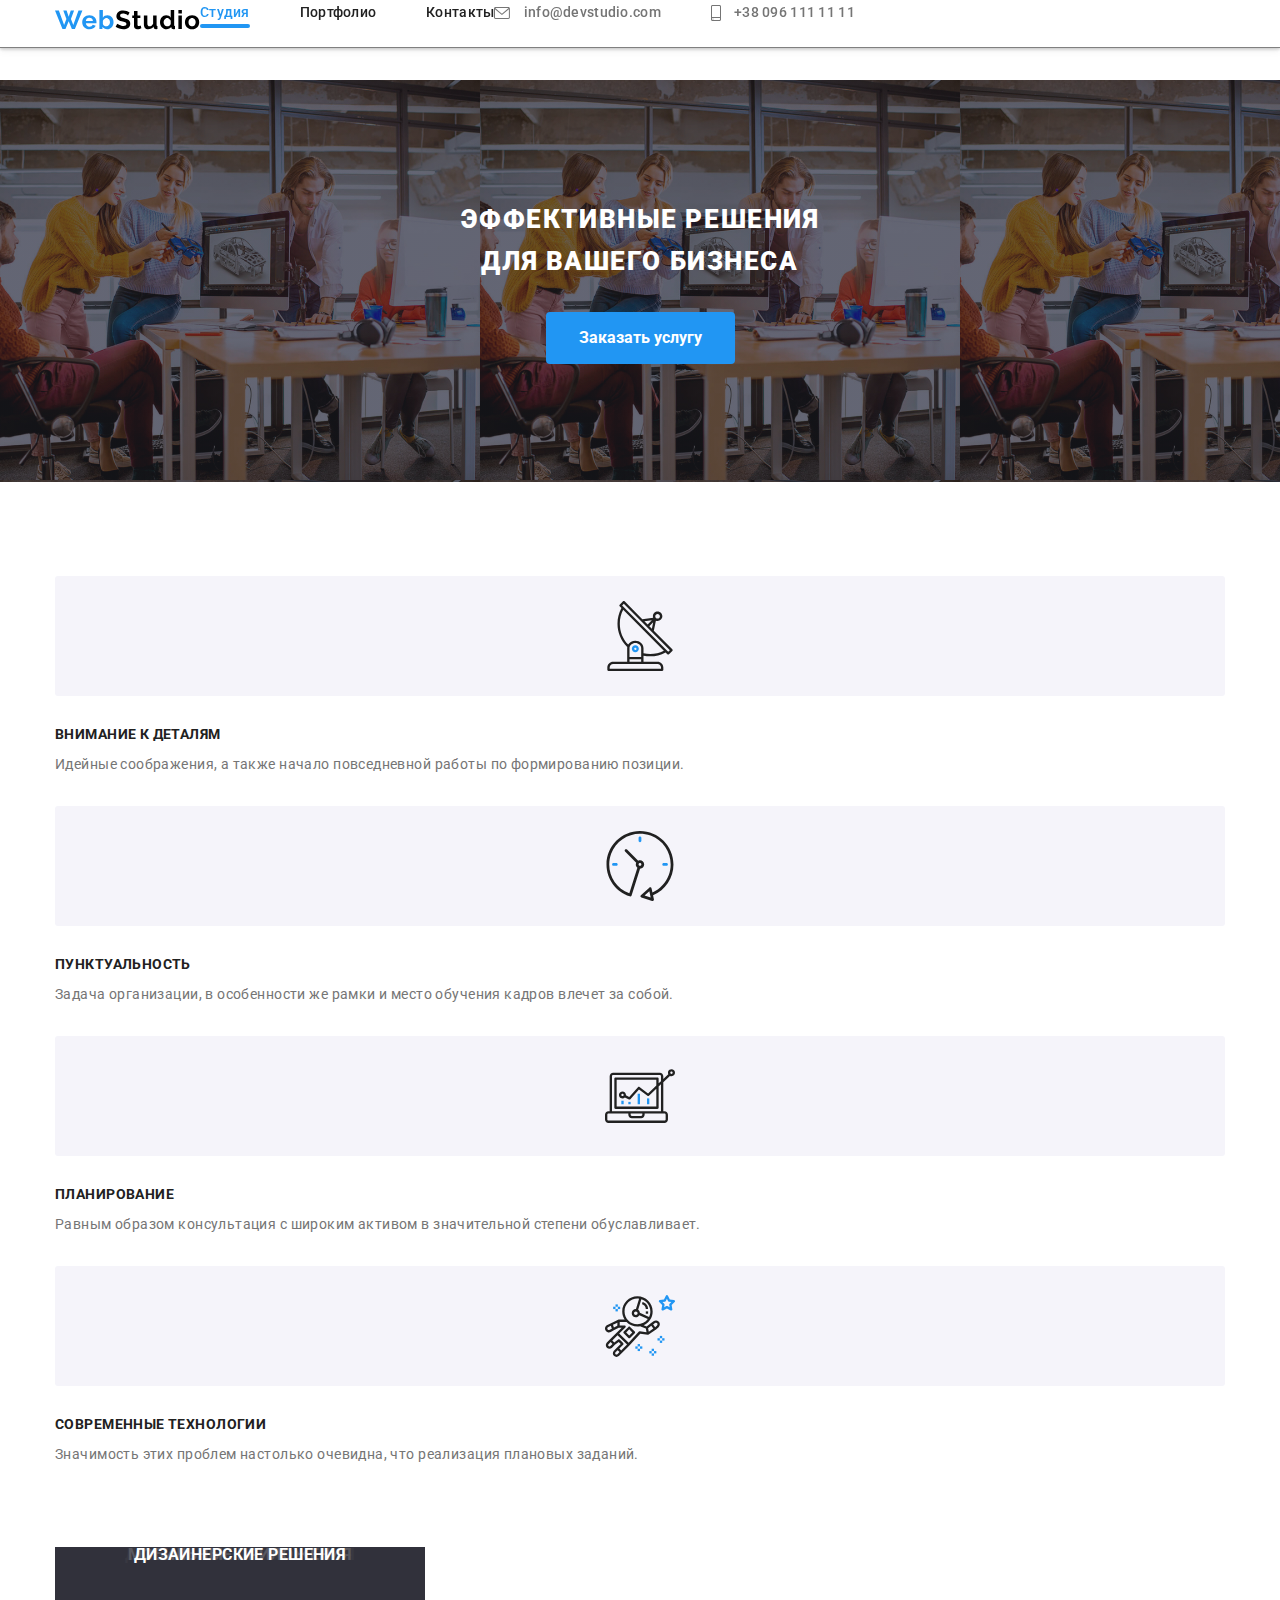
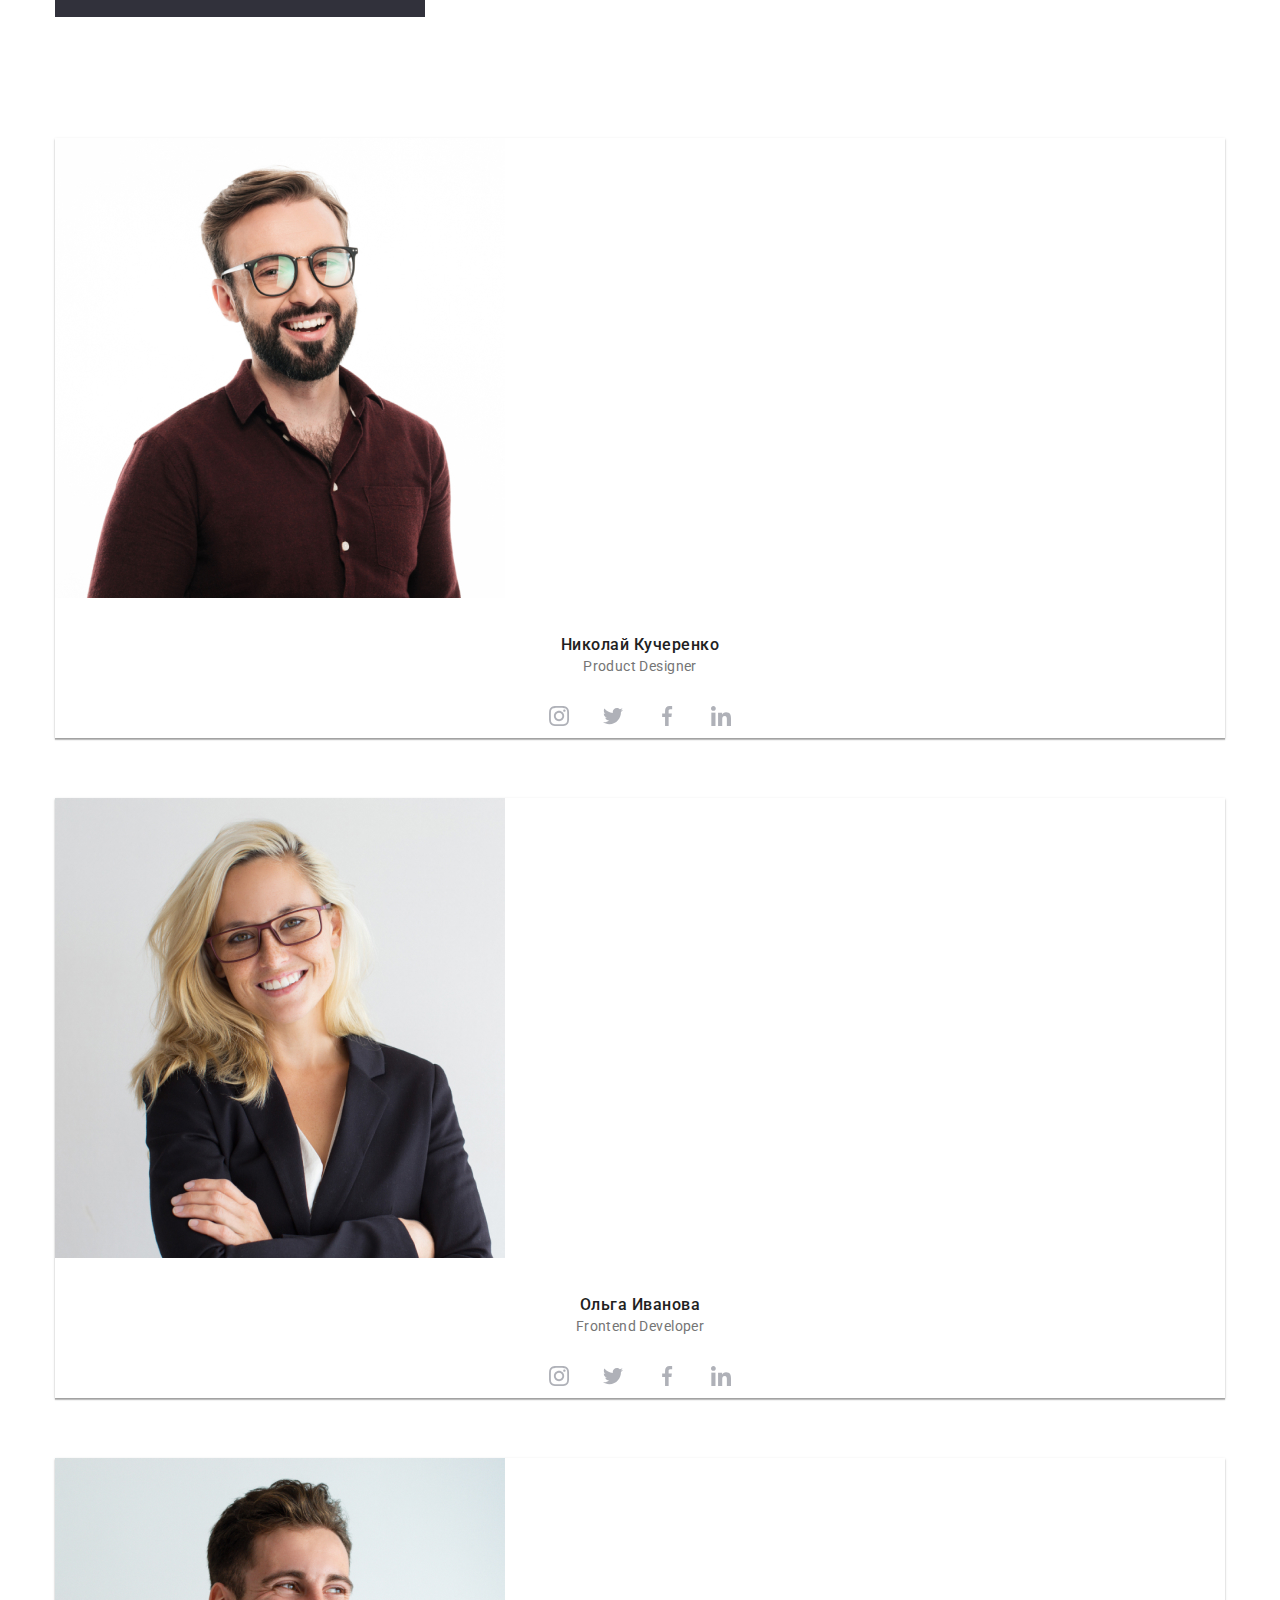
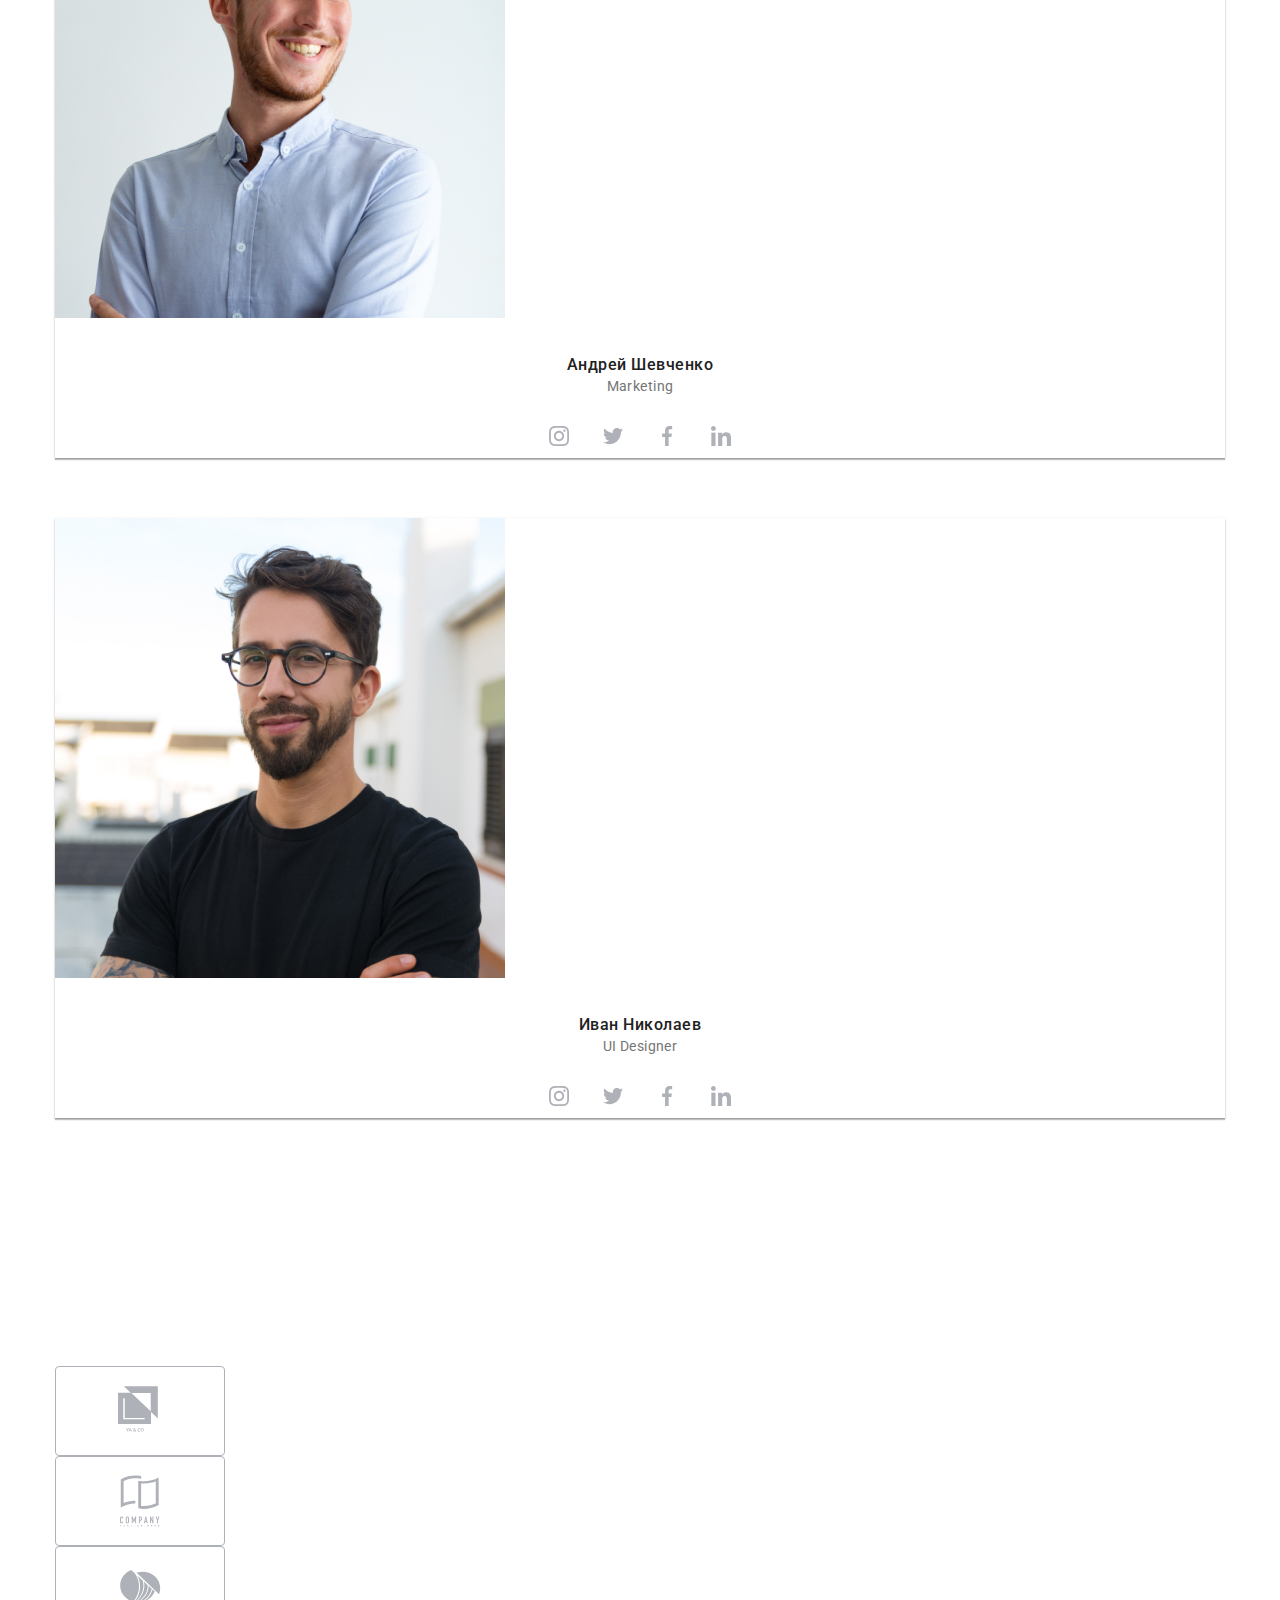
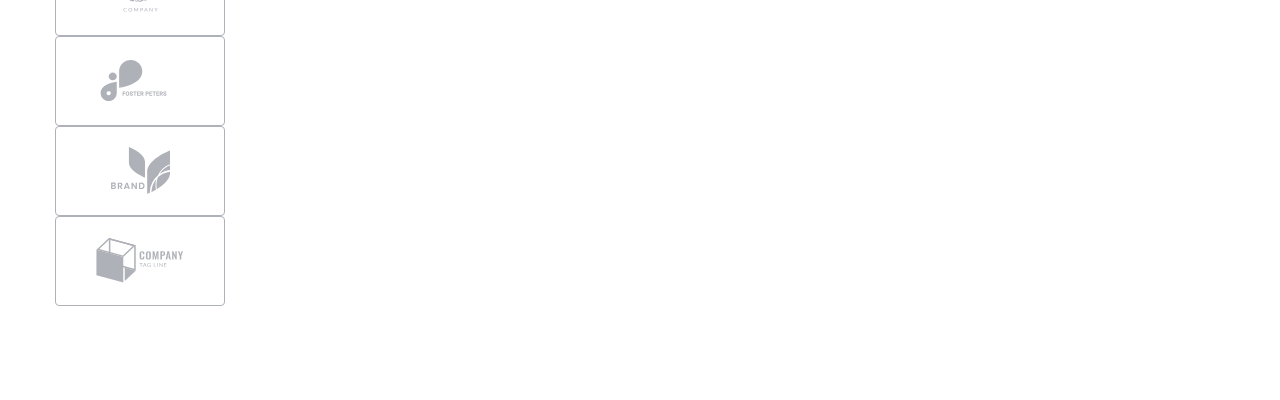
<file: index.html>
<!DOCTYPE html>
<html lang="ru">
<head>
    <meta charset="UTF-8" />
    <meta name="viewport" content="width=device-width, initial-scale=1.0" />
    <title>Document</title>
    <link href="https://fonts.googleapis.com/css2?family=Roboto:wght@400;500;700;900&display=swap" rel="stylesheet">
    <link rel="stylesheet" href="./css/main.min.css">
</head>

<body>

    <header class="header">
        <div class="container">
            <div class="burger-div">
            <a href="/"><img src="./images/WebStudio.svg" class="logo" alt="Логотип"></a>
            <button type="button" class="button-phone" data-menu-button aria-controls="burger-menu">
                <svg class="svg-burger" width="40" height="40">
                    <use class="burger" href="./images/sprite.svg#burger"></use>
                    <use class="close" href="./images/sprite.svg#close"></use>
                </svg>
            </button>
            </div>
            <nav class="main-nav burger-menu" data-menu id="burger-menu">
            <!-- <div class="burger-menu" data-menu id="burger-menu"> -->
                <ul class="list site-nav">
                    <li><a href="./index.html" class="link current">Студия</a></li>
                    <li><a href="./portfolio.html" class="link">Портфолио</a></li>
                    <li><a href="#contacts" class="link">Контакты</a></li>
                </ul>
                <ul class="list site-address">
                    <li><a href="mailto:info@devstudio.com" class="link-mail">
                        <svg class="mail-svg-n" width="16" height="12"><use href="./images/sprite.svg#envelope"></use></svg> info@devstudio.com</a></li>
                    <li><a href="tel:+380961111111" class="link-tel">
                        <svg class="phone-svg-n"  width="10" height="16"><use href="./images/sprite.svg#smartphone"></use></svg> +38 096 111 11 11</a></li>
                </ul>
            <!-- </div> -->
            </nav>
        </div>
    </header>
    <main>     
        <section class="hero">
            <div class="container hero-con">
                <h1 class="hero-title">Эффективные решения<br> для вашего бизнеса</h1>
                <button class="button primary" href="" data-modal-open>Заказать услугу</button>
            </div>
        </section>
        <section class="functions-section section">
            <div class="container">
            <h2 hidden>Функции</h2>
            <ul class="list function-list">
                <li class="fnc-list">
                    <div>
                         <svg class="function-img" width="70" height="70"><use href="./images/sprite.svg#antenna" ></use></svg>
                    </div>
                    <h3 class="section-function">Внимание к деталям</h3>
                    <p class="function-items">Идейные соображения, а также начало повседневной работы по формированию позиции.</p>
                </li>
                <li class="fnc-list">
                    <div>
                         <svg class="function-img" width="70" height="70"><use href="./images/sprite.svg#clock" ></use></svg>
                    </div>
                    <h3 class="section-function">Пунктуальность</h3>
                    <p class="function-items">Задача организации, в особенности же рамки и место обучения кадров влечет за собой.</p>
                </li>
                <li class="fnc-list">
                    <div>
                         <svg class="function-img" width="70" height="70"><use href="./images/sprite.svg#diagram" ></use></svg>
                    </div>
                    <h3 class="section-function">Планирование</h3>
                    <p class="function-items">Равным образом консультация с широким активом в значительной степени обуславливает.</p>
                </li>
                <li class="fnc-list">
                    <div>
                         <svg class="function-img" width="70" height="70"><use href="./images/sprite.svg#astronaut" ></use></svg>
                    </div>    
                    <h3 class="section-function">Современные технологии</h3>
                    <p class="function-items">Значимость этих проблем настолько очевидна, что реализация плановых заданий.</p>
                </li>
            </ul>
            </div>
        </section>
        <section class="whatwedo-section section">
        <div class="container">
            <h2 class="section-title">Чем мы занимаемся</h2>
            <ul class="list function-list">
                <li class="work-li">
                    <div class="overlay-whatwedo">
                    <h3 class="whatwedo">Десктопные приложения</h3>
                    </div>
                    <img src="./images/img(1).jpg" alt="" width="370">
                </li>
                <li class="work-li">
                    <div class="overlay-whatwedo">
                    <h3 class="whatwedo">Мобильные приложения</h3>
                    </div>
                    <img src="./images/img(2).jpg" alt="" width="370">
                </li>
                <li class="work-li">
                    <div class="overlay-whatwedo">
                    <h3 class="whatwedo">Дизайнерские решения</h3>
                    </div>
                    <img src="./images/img(3).jpg" alt="" width="370">
                </li>
            </ul>
        </div>
        </section>
        <section class="team-section section">
        <div class="container">
            <h2 class="section-title">Наша команда</h2>
            <ul class="list function-list">
                <li class="fnc-li">
                    <img src="./images/img11.jpg" alt="">
                    <h3 class="section-item">Николай Кучеренко</h3>
                    <p>Product Designer</p>
                    <ul class="social-list">
                        <li class="social-element"><a href="https://www.instagram.com/?hl=ru" target="_blank" class="social-link">
                            <svg class="svg-team">
                                <use href="./images/sprite.svg#instagram"></use>
                            </svg></a></li>
                        <li class="social-element"><a href="https://twitter.com/explore" target="_blank" class="social-link">
                            <svg class="svg-team">
                                <use href="./images/sprite.svg#twitter"></use>
                            </svg></a></li>
                        <li class="social-element"><a href="https://www.facebook.com/campaign/landing.php?campaign_id=1600506868&extra_1=s%7Cc%7C303839676198%7Ce%7Cfacebook%7C&placement=&creative=303839676198&keyword=facebook&partner_id=googlesem&extra_2=campaignid%3D1600506868%26adgroupid%3D60825658456%26matchtype%3De%26network%3Dg%26source%3Dnotmobile%26search_or_content%3Ds%26device%3Dc%26devicemodel%3D%26adposition%3D%26target%3D%26targetid%3Dkwd-541132862%26loc_physical_ms%3D9061020%26loc_interest_ms%3D%26feeditemid%3D%26param1%3D%26param2%3D&gclid=CjwKCAjwjLD4BRAiEiwAg5NBFtguiMSLvXgGRlx7NWDnHO7qBOjqMM1xP7AW2_6qaOmT_vZ8aqdPcxoCaqUQAvD_BwE" target="_blank" class="social-link">
                            <svg class="svg-team">
                                <use href="./images/sprite.svg#facebook"></use></svg></a></li>
                        <li class="social-element"><a href="" target="_blank" class="social-link">
                            <svg class="svg-team">
                                <use href="./images/sprite.svg#linkedin"></use></svg>
                        </a></li>
                    </ul>
                </li>
                <li class="fnc-li">
                    <img src="./images/img22.jpg" alt="">
                    <h3 class="section-item">Ольга Иванова</h3>
                    <p>Frontend Developer</p>
                    <ul class="social-list">
                        <li class="social-element">
                            <a href="https://www.instagram.com/?hl=ru" target="_blank" class="social-link">
                                <svg class="svg-team">
                                    <use href="./images/sprite.svg#instagram"></use>
                                </svg>
                            </a>
                        </li>
                        <li class="social-element">
                            <a href="https://twitter.com/explore" target="_blank" class="social-link">
                            <svg class="svg-team">
                            <use href="./images/sprite.svg#twitter"></use>
                        </svg></a></li>
                        <li class="social-element"><a href="https://www.facebook.com/campaign/landing.php?campaign_id=1600506868&extra_1=s%7Cc%7C303839676198%7Ce%7Cfacebook%7C&placement=&creative=303839676198&keyword=facebook&partner_id=googlesem&extra_2=campaignid%3D1600506868%26adgroupid%3D60825658456%26matchtype%3De%26network%3Dg%26source%3Dnotmobile%26search_or_content%3Ds%26device%3Dc%26devicemodel%3D%26adposition%3D%26target%3D%26targetid%3Dkwd-541132862%26loc_physical_ms%3D9061020%26loc_interest_ms%3D%26feeditemid%3D%26param1%3D%26param2%3D&gclid=CjwKCAjwjLD4BRAiEiwAg5NBFtguiMSLvXgGRlx7NWDnHO7qBOjqMM1xP7AW2_6qaOmT_vZ8aqdPcxoCaqUQAvD_BwE" target="_blank" class="social-link">
                            <svg class="svg-team">
                            <use href="./images/sprite.svg#facebook"></use></svg></a></li>
                        <li class="social-element"><a href="" target="_blank" class="social-link"><svg class="svg-team">
                            <use href="./images/sprite.svg#linkedin"></use></svg></a></li>
                    </ul>
                </li>
                <li class="fnc-li">
                    <img src="./images/img33.jpg" alt="">
                    <h3 class="section-item">Андрей Шевченко</h3>
                    <p>Marketing</p>
                    <ul class="social-list">
                        <li class="social-element"><a href="https://www.instagram.com/?hl=ru" target="_blank" class="social-link"><svg class="svg-team">
                            <use href="./images/sprite.svg#instagram"></use>
                            </svg></a></li>
                        <li class="social-element"><a href="https://twitter.com/explore" target="_blank" class="social-link"><svg class="svg-team">
                            <use href="./images/sprite.svg#twitter"></use>
                            </svg></a></li>
                        <li class="social-element"><a href="https://www.facebook.com/campaign/landing.php?campaign_id=1600506868&extra_1=s%7Cc%7C303839676198%7Ce%7Cfacebook%7C&placement=&creative=303839676198&keyword=facebook&partner_id=googlesem&extra_2=campaignid%3D1600506868%26adgroupid%3D60825658456%26matchtype%3De%26network%3Dg%26source%3Dnotmobile%26search_or_content%3Ds%26device%3Dc%26devicemodel%3D%26adposition%3D%26target%3D%26targetid%3Dkwd-541132862%26loc_physical_ms%3D9061020%26loc_interest_ms%3D%26feeditemid%3D%26param1%3D%26param2%3D&gclid=CjwKCAjwjLD4BRAiEiwAg5NBFtguiMSLvXgGRlx7NWDnHO7qBOjqMM1xP7AW2_6qaOmT_vZ8aqdPcxoCaqUQAvD_BwE" target="_blank" class="social-link">
                            <svg class="svg-team">
                            <use href="./images/sprite.svg#facebook"></use></svg></a></li>
                        <li class="social-element"><a href="" target="_blank" class="social-link">
                            <svg class="svg-team">
                            <use href="./images/sprite.svg#linkedin"></use></svg>
                        </a></li>
                    </ul>
                </li>
                <li class="fnc-li">
                    <img src="./images/img44.jpg" alt="">
                    <h3 class="section-item">Иван Николаев</h3>
                    <p>UI Designer</p>
                    <ul class="social-list">
                        <li class="social-element"><a href="https://www.instagram.com/?hl=ru" target="_blank" class="social-link">
                            <svg class="svg-team">
                            <use href="./images/sprite.svg#instagram"></use></svg></a></li>
                        <li class="social-element"><a href="https://twitter.com/explore" target="_blank" class="social-link">
                            <svg class="svg-team">
                            <use href="./images/sprite.svg#twitter"></use></svg></a></li>
                        <li class="social-element"><a href="https://www.facebook.com/campaign/landing.php?campaign_id=1600506868&extra_1=s%7Cc%7C303839676198%7Ce%7Cfacebook%7C&placement=&creative=303839676198&keyword=facebook&partner_id=googlesem&extra_2=campaignid%3D1600506868%26adgroupid%3D60825658456%26matchtype%3De%26network%3Dg%26source%3Dnotmobile%26search_or_content%3Ds%26device%3Dc%26devicemodel%3D%26adposition%3D%26target%3D%26targetid%3Dkwd-541132862%26loc_physical_ms%3D9061020%26loc_interest_ms%3D%26feeditemid%3D%26param1%3D%26param2%3D&gclid=CjwKCAjwjLD4BRAiEiwAg5NBFtguiMSLvXgGRlx7NWDnHO7qBOjqMM1xP7AW2_6qaOmT_vZ8aqdPcxoCaqUQAvD_BwE" target="_blank" class="social-link">
                            <svg class="svg-team">
                            <use href="./images/sprite.svg#facebook"></use></svg></a></li>
                        <li class="social-element"><a href="" target="_blank" class="social-link">
                            <svg class="svg-team">
                            <use href="./images/sprite.svg#linkedin"></use></svg>
                        </a></li>
                    </ul>
                </li>
            </ul>
        </div>
        </section>
        <section class="clients-section section">
        <div class="container">
            <h2 class="section-title">Постоянные клиенты</h2>
            <ul class="list client-list">
                <li class="client-li"><a href="" target="_blank" class="client-svg">
                    <svg class="svg-client" width="44" height="49">
                        <use href="./images/sprite.svg#icon"></use>
                    </svg></a></li>
                <li class="client-li"><a href="" target="_blank" class="client-svg">
                    <svg class="svg-client" width="40" height="52">
                        <use href="./images/sprite.svg#merge"></use>
                    </svg></a></li>
                <li class="client-li"><a href="" target="_blank" class="client-svg">
                    <svg class="svg-client" width="41" height="42">
                        <use href="./images/sprite.svg#company"></use>
                    </svg></a></li>
                <li class="client-li"><a href="" target="_blank" class="client-svg">
                    <svg class="svg-client" width="80" height="42">
                        <use href="./images/sprite.svg#foster"></use>
                    </svg></a></li>
                <li class="client-li"><a href="" target="_blank" class="client-svg">
                    <svg class="svg-client" width="59" height="47">
                        <use href="./images/sprite.svg#brand"></use>
                    </svg></a></li>
                <li class="client-li"><a href="" target="_blank" class="client-svg">
                    <svg class="svg-client" width="88" height="45">
                        <use href="./images/sprite.svg#tagline"></use>
                    </svg></a></li>
            </ul>
        </div>
        </section>
        
    </main>
    
        <!-- <footer id="contacts">
            <div class="container footer-container">
                <div class="foo-box">
                <address class="address">
                    <ul class="list">
                        <li><a href="/"><img src="./images/WebStudio2.svg" alt="Логотип"></a></li>
                        <li><p class="footerp">г. Киев, пр-т Леси Украинки, 26</p></li>      
                        <li><a href="mailto:info@devstudio.com" class="link-mail">info@devstudio.com</a></li>
                        <li><a href="tel:+380961111111" class="link-tel">+38 096 111 11 11</a></li>
                    </ul>
                </address>
            </div>
            <div class="foo-box">
                <h3 class="podpis">присоединяйтесь</h3>
                <ul class="join-list">
                    <li class="social-element"><a href="https://www.instagram.com/?hl=ru" target="_blank" class="social-link">
                        <svg class="svg-team">
                        <use href="./images/sprite.svg#instagram"></use></svg></a></li>
                    <li class="social-element"><a href="https://twitter.com/explore" target="_blank" class="social-link">
                        <svg class="svg-team">
                        <use href="./images/sprite.svg#twitter"></use></svg></a></li>
                    <li class="social-element"><a href="https://www.facebook.com/campaign/landing.php?campaign_id=1600506868&extra_1=s%7Cc%7C303839676198%7Ce%7Cfacebook%7C&placement=&creative=303839676198&keyword=facebook&partner_id=googlesem&extra_2=campaignid%3D1600506868%26adgroupid%3D60825658456%26matchtype%3De%26network%3Dg%26source%3Dnotmobile%26search_or_content%3Ds%26device%3Dc%26devicemodel%3D%26adposition%3D%26target%3D%26targetid%3Dkwd-541132862%26loc_physical_ms%3D9061020%26loc_interest_ms%3D%26feeditemid%3D%26param1%3D%26param2%3D&gclid=CjwKCAjwjLD4BRAiEiwAg5NBFtguiMSLvXgGRlx7NWDnHO7qBOjqMM1xP7AW2_6qaOmT_vZ8aqdPcxoCaqUQAvD_BwE" target="_blank" class="social-link">
                        <svg class="svg-team">
                        <use href="./images/sprite.svg#facebook"></use></svg></a></li>
                    <li class="social-element"><a href="" target="_blank" class="social-link">
                        <svg class="svg-team">
                        <use href="./images/sprite.svg#linkedin"></use></svg>
                    </a></li>
                </ul>
                </div>
                <div>
                    <div class="podpis-div">
                        <h3 class="podpis">Подпишитесь на рассылку</h3>
                        <form>
                            <label class="podpis-label" for=""></label>
                            <input class="podpis-input" type="email" name="" id="" placeholder="E-mail">
                            <button type="submit" class="podpisatsa">Подписатся <svg class="podpis-icon" width="24px" height="24px"><use href="./images/sprite.svg#podpisatsa"></use></svg></button>
                        </form>
                    </div>
                </div>
        </div>
    </footer> -->
    <div class="backdrop is-hidden" data-modal>
        <div class="modal">
            <div class="krestik-div">
            <button type="button" class="form-wraper-close" data-modal-close>
                <svg class="krestik-svg">
                    <use href="./images/sprite.svg#Krestik"></use>
                </svg>
            </button>
            </div>
            <h2 class="form-heading">Оставьте свои данные, мы вам перезвоним</h2>
            <form class="form js-speaker-form">
                <label class="label frm" for="name">Имя</label>
                <div class="form-field">
                    <svg class="svg-form name-svg" width="12" height="12"><use href="./images/sprite.svg#name"></use></svg>
                    <input class="input" type="text" name="user-name" id="name" autofocus>
                </div>

                <label class="label frm" for="tel">Телефон</label>
                <div class="form-field">
                    <svg class="svg-form phone-svg" width="13" height="13"><use href="./images/sprite.svg#phone"></use></svg>
                    <input class="input" type="tel" name="tel" id="tel">
                </div>

                <label class="label frm" for="mail">Почта</label>
                <div class="form-field">
                    <svg class="svg-form mail-svg" width="15" height="12"><use href="./images/sprite.svg#mail"></use></svg>
                    <input class="input" type="email" name="mail" id="mail">
                </div>

                <div class="form-field">
                    <label class="label" for="comment">Комментарий</label>
                    <textarea name="comment" placeholder="Введите текст" id="comment" rows="10"></textarea>
                </div>

                <div class="agreement">
                    <input type="checkbox" class="checkbox" name="" value="dogovor" id="dogovor">
                    <label for="dogovor">Соглашаюсь с рассылкой и принимаю <a href="" class="form-link">Условия договора</a></label>
                </div>

                <button type="submit" class="button-form">Отправить</button>
            </form>
        </div>
    </div>

   

    <!-- <script>
        (() => {
            document.querySelector("js-speaker-form").addEventListener("submit", e => {
                e.preventDefault();

                new FormData(e.currentTarget).forEach((value, name) =>
                   console.log("${name}: ${value}"),
                );
            });
        })();
    </script> -->

    <script src="./js/modal.js"></script>
    <script src="./js/menu.js"></script>
    <script src="./index.js"></script>
</body>

</html>
</file>
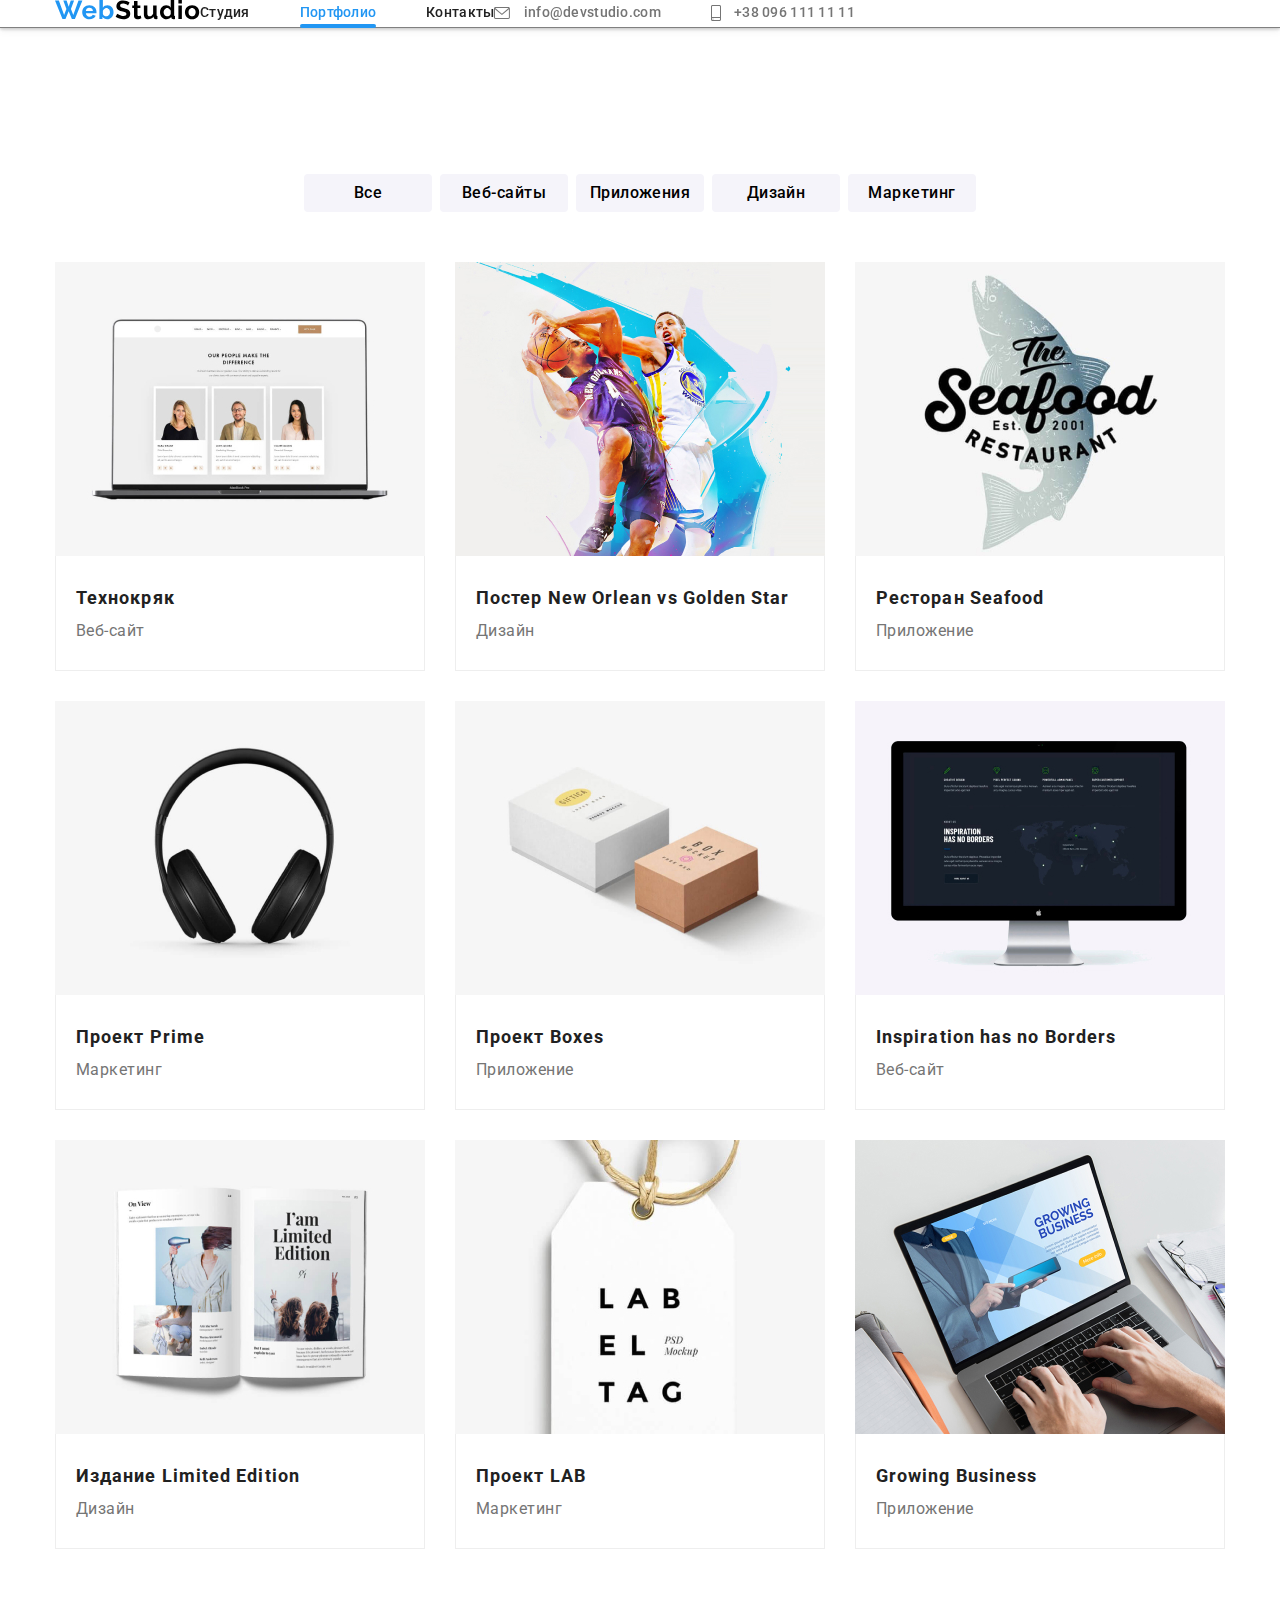
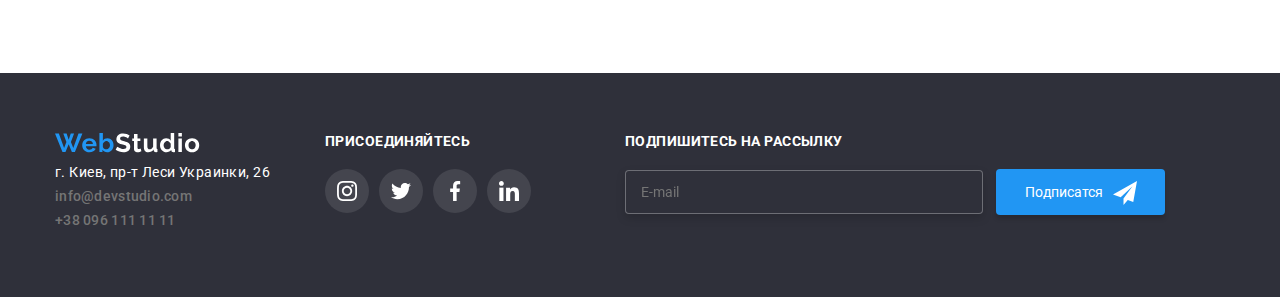
<file: portfolio.html>
<!DOCTYPE html>
<html lang="ru">
<head>
    <meta charset="UTF-8" />
    <meta name="viewport" content="width=device-width, initial-scale=1.0" />
    <title>Document</title>
    <link href="https://fonts.googleapis.com/css2?family=Roboto:wght@400;500;700;900&display=swap" rel="stylesheet">
    <link rel="stylesheet" href="./css/main.min.css">
</head>

<body>

    <header class="header">
        <div class="container">
        <nav class="main-nav">
            <a href="/"><img src="./images/WebStudio.svg" class="logo" alt="Логотип"></a>
            <ul class="list site-nav">
                <li><a href="./index.html" class="link">Студия</a></li>
                <li><a href="./portfolio.html" class="link current">Портфолио</a></li>
                <li><a href="#contacts" class="link">Контакты</a></li>
            </ul>
            <ul class="list site-address">
                <li><a href="mailto:info@devstudio.com" class="link-mail">
                    <svg class="mail-svg-n" width="16px" height="12px"><use href="./images/sprite.svg#envelope"></use></svg> info@devstudio.com</a></li>
                <li><a href="tel:+380961111111" class="link-tel">
                    <svg class="phone-svg-n"  width="10px" height="16px"><use href="./images/sprite.svg#smartphone"></use></svg> +38 096 111 11 11</a></li>
            </ul>
        </nav>
        </div>
    </header>

    <main>
        <section class="portfolio section">
        <div class="container">
            <h1 hidden>Наши работы</h1>
            <ul class="list btn-list">
                <li><button type="button" class="button-pf">Все</button></li>
                <li><button type="button" class="button-pf">Веб-сайты</button></li>
                <li><button type="button" class="button-pf">Приложения</button></li>
                <li><button type="button" class="button-pf">Дизайн</button></li>
                <li><button type="button" class="button-pf">Маркетинг</button></li>
            </ul>
            <ul class="list flex-container">
                <li class="flex-element">
                    <a href="" class="link-pf">
                <div class="img-wrap">
                    <img src="./images/tehnokrk.jpg" alt="" class="img-pf">
                    <div class="overlay">
                        <p class="overlay-paragraph">Технокряк это современная площадка распространения коронавируса. Компании используют эту платформу для цифрового шпионажа и атак на защищённые сервера конкурентов.</p>
                    </div>
                </div>
                    <div class="pf-text">                   
                    <h2 class="heading">Технокряк</h2>
                    <p class="paragraph-pf">Веб-сайт</p>
                    </div>
                    </a>
                </li>
                <li class="flex-element">
                    <a href="" class="link-pf">
                <div class="img-wrap">
                    <img src="./images/neworlean.jpg" alt="" class="img-pf">
                    <div class="overlay">
                        <p class="overlay-paragraph">Технокряк это современная площадка распространения коронавируса. Компании используют эту платформу для цифрового шпионажа и атак на защищённые сервера конкурентов.</p>
                    </div>
                </div>
                    <div class="pf-text">
                    <h2 class="heading">Постер New Orlean vs Golden Star</h2>
                    <p class="paragraph-pf">Дизайн</p>
                    </div>
                   
                    </a>
                </li>
                <li class="flex-element">
                    <a href="" class="link-pf">
                <div class="img-wrap">
                    <img src="./images/seafood.jpg" alt="" class="img-pf">
                    <div class="overlay">
                        <p class="overlay-paragraph">Технокряк это современная площадка распространения коронавируса. Компании используют эту платформу для цифрового шпионажа и атак на защищённые сервера конкурентов.</p>
                    </div>
                    </div>    
                    <div class="pf-text">
                    <h2 class="heading">Ресторан Seafood</h2>
                    <p class="paragraph-pf">Приложение</p>
                    </div>
                    
                    </a>
                </li>
                <li class="flex-element">
                    <a href="" class="link-pf">
                <div class="img-wrap">
                    <img src="./images/prime.jpg" alt="" class="img-pf">
                    <div class="overlay">
                        <p class="overlay-paragraph">Технокряк это современная площадка распространения коронавируса. Компании используют эту платформу для цифрового шпионажа и атак на защищённые сервера конкурентов.</p>
                    </div>
                    </div>    
                    <div class="pf-text">
                    <h2 class="heading">Проект Prime</h2>
                    <p class="paragraph-pf">Маркетинг</p>
                    </div>
                    
                    </a>
                </li>
                <li class="flex-element">
                    <a href="" class="link-pf">
                <div class="img-wrap">
                    <img src="./images/boxes.jpg" alt="" class="img-pf">
                 <div class="overlay">
                            <p class="overlay-paragraph">Технокряк это современная площадка распространения коронавируса. Компании используют эту платформу для цифрового шпионажа и атак на защищённые сервера конкурентов.</p>
                    </div>
                </div>
                    <div class="pf-text">
                    <h2 class="heading">Проект Boxes</h2>
                    <p class="paragraph-pf">Приложение</p>
                    </div>
                   
                    </a>
                </li>
                <li class="flex-element">
                    <a href="" class="link-pf">
                <div class="img-wrap">
                    <img src="./images/inspiration.jpg" alt="" class="img-pf">
                 <div class="overlay">
                            <p class="overlay-paragraph">Технокряк это современная площадка распространения коронавируса. Компании используют эту платформу для цифрового шпионажа и атак на защищённые сервера конкурентов.</p>
                    </div>
                </div> 
                    <div class="pf-text">
                    <h2 class="heading">Inspiration has no Borders</h2>
                    <p class="paragraph-pf">Веб-сайт</p>
                    </div>
                   
                    </a>
                </li>
                <li class="flex-element">
                    <a href="" class="link-pf">
                <div class="img-wrap">
                    <img src="./images/LE.jpg" alt="" class="img-pf">
                    <div class="overlay">
                        <p class="overlay-paragraph">Технокряк это современная площадка распространения коронавируса. Компании используют эту платформу для цифрового шпионажа и атак на защищённые сервера конкурентов.</p>
                    </div>
                    </div>    
                    <div class="pf-text">
                    <h2 class="heading">Издание Limited Edition</h2>
                    <p class="paragraph-pf">Дизайн</p>
                    </div>
                    
                    </a>
                </li>
                <li class="flex-element">
                    <a href="" class="link-pf">
                <div class="img-wrap">
                    <img src="./images/lab.jpg" alt="" class="img-pf">
                    <div class="overlay">
                        <p class="overlay-paragraph">Технокряк это современная площадка распространения коронавируса. Компании используют эту платформу для цифрового шпионажа и атак на защищённые сервера конкурентов.</p>
                    </div>
                    </div>    
                    <div class="pf-text">
                    <h2 class="heading">Проект LAB</h2>
                    <p class="paragraph-pf">Маркетинг</p>
                    </div>
                    
                    </a>
                </li>
                <li class="flex-element">
                    <a href="" class="link-pf">
                <div class="img-wrap">
                    <img src="./images/business.jpg" alt="" class="img-pf">
                 <div class="overlay">
                            <p class="overlay-paragraph">Технокряк это современная площадка распространения коронавируса. Компании используют эту платформу для цифрового шпионажа и атак на защищённые сервера конкурентов.</p>
                    </div> 
                </div>
                    <div class="pf-text">
                    <h2 class="heading">Growing Business</h2>
                    <p class="paragraph-pf">Приложение</p>
                    </div>
                   
                    </a>
                </li>
            </ul>
        </div>
        </section>
    </main>
    <footer>
        <div class="container footer-container">
            <div class="foo-box">
            <address>
                <ul class="list">
                <li><a href="/"><img src="./images/WebStudio2.svg" alt="Логотип"></a></li>
                <li><p class="footerp">г. Киев, пр-т Леси Украинки, 26</p></li>
                <li><a href="mailto:info@devstudio.com" class="link-mail">info@devstudio.com</a></li>
                <li><a href="tel:+380961111111" class="link-tel">+38 096 111 11 11</a></li>
                </ul>
            </address>
            </div>
            <div class="foo-box">
                <h3 class="podpis">присоединяйтесь</h3>
            <ul class="join-list">
                <li class="social-element"><a href="https://www.instagram.com/?hl=ru" target="_blank" class="social-link">
                    <svg class="svg-team">
                    <use href="./images/sprite.svg#instagram"></use></svg></a></li>
                <li class="social-element"><a href="https://twitter.com/explore" target="_blank" class="social-link">
                    <svg class="svg-team">
                    <use href="./images/sprite.svg#twitter"></use></svg></a></li>
                <li class="social-element"><a href="https://www.facebook.com/campaign/landing.php?campaign_id=1600506868&extra_1=s%7Cc%7C303839676198%7Ce%7Cfacebook%7C&placement=&creative=303839676198&keyword=facebook&partner_id=googlesem&extra_2=campaignid%3D1600506868%26adgroupid%3D60825658456%26matchtype%3De%26network%3Dg%26source%3Dnotmobile%26search_or_content%3Ds%26device%3Dc%26devicemodel%3D%26adposition%3D%26target%3D%26targetid%3Dkwd-541132862%26loc_physical_ms%3D9061020%26loc_interest_ms%3D%26feeditemid%3D%26param1%3D%26param2%3D&gclid=CjwKCAjwjLD4BRAiEiwAg5NBFtguiMSLvXgGRlx7NWDnHO7qBOjqMM1xP7AW2_6qaOmT_vZ8aqdPcxoCaqUQAvD_BwE" target="_blank" class="social-link">
                    <svg class="svg-team">
                    <use href="./images/sprite.svg#facebook"></use></svg></a></li>
                <li class="social-element"><a href="" target="_blank" class="social-link">
                    <svg class="svg-team">
                    <use href="./images/sprite.svg#linkedin"></use></svg>
                </a></li>
            </ul>
            </div>
            <div class="podpis-div">
                <h3 class="podpis">Подпишитесь на рассылку</h3>
                <form>
                    <label class="podpis-label" for=""></label>
                    <input class="podpis-input" type="email" name="" id="" placeholder="E-mail">
                    <button type="submit" class="podpisatsa">Подписатся <svg class="podpis-icon" width="24px" height="24px"><use href="./images/sprite.svg#podpisatsa"></use></svg></button>
                </form>
            </div>
        </div>
    </footer>
    <script src="./js/menu.js"></script>
</body>

</html>
</file>
<file: css/main.min.css>
/*! normalize.css v8.0.1 | MIT License | github.com/necolas/normalize.css */html{line-height:1.15;-webkit-text-size-adjust:100%}body{margin:0}main{display:block}h1{font-size:2em;margin:0.67em 0}hr{box-sizing:content-box;height:0;overflow:visible}pre{font-family:monospace, monospace;font-size:1em}a{background-color:transparent}abbr[title]{border-bottom:none;text-decoration:underline;text-decoration:underline dotted}b,strong{font-weight:bolder}code,kbd,samp{font-family:monospace, monospace;font-size:1em}small{font-size:80%}sub,sup{font-size:75%;line-height:0;position:relative;vertical-align:baseline}sub{bottom:-0.25em}sup{top:-0.5em}img{border-style:none}button,input,optgroup,select,textarea{font-family:inherit;font-size:100%;line-height:1.15;margin:0}button,input{overflow:visible}button,select{text-transform:none}button,[type="button"],[type="reset"],[type="submit"]{-webkit-appearance:button}button::-moz-focus-inner,[type="button"]::-moz-focus-inner,[type="reset"]::-moz-focus-inner,[type="submit"]::-moz-focus-inner{border-style:none;padding:0}button:-moz-focusring,[type="button"]:-moz-focusring,[type="reset"]:-moz-focusring,[type="submit"]:-moz-focusring{outline:1px dotted ButtonText}fieldset{padding:0.35em 0.75em 0.625em}legend{box-sizing:border-box;color:inherit;display:table;max-width:100%;padding:0;white-space:normal}progress{vertical-align:baseline}textarea{overflow:auto}[type="checkbox"],[type="radio"]{box-sizing:border-box;padding:0}[type="number"]::-webkit-inner-spin-button,[type="number"]::-webkit-outer-spin-button{height:auto}[type="search"]{-webkit-appearance:textfield;outline-offset:-2px}[type="search"]::-webkit-search-decoration{-webkit-appearance:none}::-webkit-file-upload-button{-webkit-appearance:button;font:inherit}details{display:block}summary{display:list-item}template{display:none}[hidden]{display:none}html{box-sizing:border-box}*,*::before,*::after{box-sizing:inherit}h1,h2,h3,p{margin:0}body{background-color:#fff;color:#757575;font-family:"Roboto", sans-serif;font-size:14px;line-height:24px;letter-spacing:0.03em;margin:0;padding-top:80px}ul{list-style:none;margin:0;padding:0}.section{padding-top:94px;padding-bottom:94px}.section-title{margin-bottom:50px;margin-top:0;font-family:Roboto;font-weight:bold;font-size:36px;line-height:42px;text-align:center;letter-spacing:0.03em;color:#212121}.container{width:480px;padding-left:15px;padding-right:15px;margin-left:auto;margin-right:auto}@media screen and (min-width: 768px){.container{width:768px;padding-left:15px;padding-right:15px;margin-left:auto;margin-right:auto}}@media screen and (min-width: 1200px){.container{width:1200px;padding-left:15px;padding-right:15px;margin-left:auto;margin-right:auto}}.header{display:flex;align-items:center;position:fixed;width:100%;top:0;left:0;background-color:#fff;border-bottom:1px solid #EEEEEE;z-index:1;border-bottom:1px solid grey;box-shadow:0px 4px 8px rgba(0,0,0,0.04),0px 2px 4px rgba(0,0,0,0.08),0px 1px 3px rgba(0,0,0,0.16)}.link-mail,.link-tel{position:relative;font-family:'Roboto';font-style:normal;font-weight:500;font-size:14px;line-height:16px;letter-spacing:0.02em;text-decoration:none;transition:250ms cubic-bezier(0.4, 0, 0.2, 1);color:#757575}.link-mail:hover,.link-mail:focus,.link-tel:hover,.link-tel:focus{color:#2196F3}.site-nav{display:flex;margin-left:93px}.site-nav li{margin-right:50px}.site-nav li:last-child{margin-right:0}.site-address{display:flex;margin-left:auto}.site-address li:not(:last-child){margin-right:50px}.site-nav li .current{position:relative}.site-nav li .current::after{position:absolute;content:"";width:100%;height:4px;background-color:#2196F3;top:20px;left:0;border-radius:2px}.mail-svg-n,.phone-svg-n{fill:currentColor;margin-right:10px;vertical-align:middle}.site-nav .link{color:#212121;text-decoration:none;font-family:Roboto;font-style:normal;font-weight:500;font-size:14px;line-height:16px;letter-spacing:0.02em;transition:250ms cubic-bezier(0.4, 0, 0.2, 1)}.site-nav .link:hover,.site-nav .link:focus{color:#2196F3}.site-nav .link.current{color:#2196F3}.burger-div{align-items:center;display:flex;flex-flow:row;justify-content:space-between;padding:10px 0}@media screen and (max-width: 767px){.button-phone{margin-left:248px;outline:none}.burger-menu{display:none}.burger-menu.is-open{display:flex;padding:60px 0;flex-flow:column;align-items:center}.button-phone.is-open .burger{display:none}.button-phone .burger{display:block}.button-phone.is-open .close{display:block}.button-phone .close{display:none}.site-nav,.site-address{display:block;text-align:center;margin-left:0}.site-nav,.site-address li:not(:last-child),.site-nav li{margin-right:0;margin-left:0}.site-nav li{margin-bottom:40px}.mail-svg-n{margin-top:20px;margin-bottom:16px}}@media screen and (min-width: 768px){.button-phone{display:none}.header .container,.main-nav{display:flex;flex-flow:row}.burger-div{display:block}.site-nav{margin:0}}.hero{text-align:center;padding-bottom:118px;padding-top:118px;background-image:linear-gradient(rgba(47,48,58,0.4), rgba(47,48,58,0.4)),url(../images/hero.jpg)}.hero-title{font-family:Roboto;font-style:normal;font-weight:900;font-size:26px;line-height:42px;text-align:center;letter-spacing:0.06em;text-transform:uppercase;margin-bottom:30px;color:#FFFFFF}.button.primary{display:inline-block;color:#fff;background-color:#2196F3;border-color:transparent;font-weight:700;font-size:16px;line-height:1.87;padding:10px 32px;text-decoration:none;border-radius:4px}.button{background-color:#2196F3;color:#fff;font-size:24px;padding:10px 32px;display:inline-block;border:1px solid transparent;transition:250ms cubic-bezier(0.4, 0, 0.2, 1)}button{border:none}.function-list{display:block}.fnc-li{box-shadow:0px 1px 3px rgba(0,0,0,0.12),0px 1px 1px rgba(0,0,0,0.14),0px 2px 1px rgba(0,0,0,0.2)}.function-list .fnc-list{width:100%;margin-bottom:30px}.function-list .fnc-list:not(:last-child){margin-right:30px}.section-function{font-family:Roboto;font-weight:bold;font-size:14px;line-height:16px;letter-spacing:0.03em;text-transform:uppercase;margin-top:0;margin-bottom:10px;color:#212121}.function-items{margin-top:0;margin-bottom:0}.fnc-list div{justify-content:center;align-items:center;width:100%;height:120px;background:#F5F4FA;display:flex;border-radius:3px;margin-bottom:30px}.whatwedo-section{display:none}@media screen and (min-width: 1200px){.overlay-whatwedo{display:block;position:absolute;bottom:0;width:100%;height:70px;background-color:rgba(47,48,58,0.8)}.whatwedo-section{display:block;text-align:center;padding-top:27px;padding-bottom:27px;font-family:Roboto;font-style:normal;font-weight:bold;font-size:14px;line-height:16px;text-align:center;letter-spacing:0.03em;text-transform:uppercase;color:#FFFFFF}.work-li{position:relative;width:370px}.work-li:not(:last-child){margin-right:30px}.work-li img{display:none;max-width:100%;height:auto}.whatwedo-section{text-transform:uppercase;margin:0}.section-title{display:none}}.section-item{font-family:Roboto;font-weight:500;font-size:16px;line-height:19px;letter-spacing:0.03em;padding-top:30px;color:#212121}.link-team{text-decoration:none}.social-element a{background:rgba(255,255,255,0.1);transition:250ms cubic-bezier(0.4, 0, 0.2, 1)}.social-list{display:flex;justify-content:center;margin-bottom:24px}.social-list .social-element:not(:last-child){margin-right:10px}.social-link{border-radius:50%;width:44px;height:44px;display:flex;justify-content:center;align-items:center;transition:250ms cubic-bezier(0.4, 0, 0.2, 1)}.social-link:hover{background-color:#2196F3}.social-link:hover .svg-team{fill:#FFFFFF}.svg-team{fill:#AFB1B8;width:20px;height:20px;transition:250ms cubic-bezier(0.4, 0, 0.2, 1)}.fnc-li h3,.fnc-li p{text-align:center}.fnc-li p{margin-bottom:16px}.fnc-li{margin-bottom:60px}.client-list{display:block;justify-content:space-between}.client-svg{width:170px;height:90px;display:flex;justify-content:center;align-items:center;border:1px solid #AFB1B8;border-radius:4px;transition:250ms cubic-bezier(0.4, 0, 0.2, 1)}.client-list .client-svg:hover,.client-list .client-svg:focus{border:1px solid #2196F3}.svg-client{fill:#AFB1B8;transition:250ms cubic-bezier(0.4, 0, 0.2, 1)}.client-svg:hover .svg-client{fill:#2196F3}footer{padding-top:60px;padding-bottom:60px;background:#2F303A}.footerp{font-family:Roboto;font-style:normal;font-weight:normal;font-size:14px;line-height:24px;letter-spacing:0.03em;color:#FFFFFF}.foo-box h3{color:#FFFFFF}.footer-container{display:flex}.foo-box{width:270px}.podpisatsa{padding-top:15px;padding-bottom:15px;padding-right:62px;padding-left:29px;margin-left:10px;background:#2196F3;box-shadow:0px 4px 4px rgba(0,0,0,0.15);border-radius:4px;color:#FFFFFF;position:relative}.podpis-icon{position:absolute;top:12px;right:28px}.podpis{font-family:Roboto;font-style:normal;font-weight:bold;font-size:14px;line-height:16px;letter-spacing:0.03em;text-transform:uppercase;margin-bottom:20px;color:#FFFFFF}.podpis-input{padding-top:13px;padding-bottom:13px;padding-left:15px;width:358px;background:#2F303A;color:#FFFFFF;outline:none;border:1px solid rgba(255,255,255,0.3);box-sizing:border-box;filter:drop-shadow(0px 4px 4px rgba(0,0,0,0.15));border-radius:4px}.podpis-div{margin-right:12px;margin-left:30px}.link-mail,.link-tel{position:relative;font-family:'Roboto';font-style:normal;font-weight:500;font-size:14px;line-height:16px;letter-spacing:0.02em;text-decoration:none;transition:250ms cubic-bezier(0.4, 0, 0.2, 1);color:#757575}.link-mail:hover,.link-mail:focus,.link-tel:hover,.link-tel:focus{color:#2196F3}.join-list .social-element:not(:last-child){margin-right:10px}.join-list .svg-team{fill:#FFFFFF}.join-list{display:flex;margin-bottom:24px}.backdrop{position:fixed;top:0;left:0;width:100%;height:100%;background:rgba(0,0,0,0.2);z-index:2}.backdrop.is-hidden{opacity:0;visibility:hidden;pointer-events:none}.modal{position:absolute;top:50%;left:50%;transform:translate(-50%, -50%);width:528px;padding:40px;background-color:#fff}.form-wraper-close{display:flex;justify-content:center;align-items:center;position:absolute;top:8px;right:8px;width:30px;height:30px;border-radius:50%;background-color:transparent;border:1px solid rgba(33,33,33,0.2);cursor:pointer}.form-wraper-close:hover{color:#188CE8}.krestik-svg{fill:currentColor;width:10px;height:10px}.label,.input,textarea{display:block;box-sizing:border-box}.input,textarea{border:1px solid rgba(33,33,33,0.2);border-radius:4px;width:100%}textarea{resize:none;width:448px;height:120px}.form-field{margin-bottom:10px;position:relative}.form-field:hover .input,.form-field:focus-within .input{border-color:#2196F3;outline:none}.form-field:hover .svg-form,.form-field:focus-within .svg-form{fill:#2196F3}.form-field:hover textarea,.form-field:focus-within textarea{border-color:#2196F3;outline:none}.form-field label{margin-bottom:5px}.form-field input{position:relative;border-radius:4px;padding:12px 12px 12px 30px}.form-heading{text-align:center;font-size:20px;margin-bottom:12px;color:#212121}.agreement{display:flex;align-items:center;justify-content:center;margin-bottom:20px}.checkbox{margin-right:7px}.form-link{color:#188CE8}.button-form{padding-top:15px;padding-bottom:15px;padding-right:55px;padding-left:55px;background-color:#188CE8;box-shadow:0px 4px 4px rgba(0,0,0,0.15);color:#FFFFFF;border-radius:4px;display:block;margin:0 auto}.name-svg,.mail-svg,.phone-svg{position:absolute;fill:currentColor;top:13px;z-index:2;left:12px;fill:#212121}.name-svg{width:12px;height:12px}.phone-svg{width:13px;height:13px}.mail-svg{width:15px;height:12px}.frm{margin-left:25px}.portfolio{padding-top:94px}.overlay{position:absolute;width:100%;height:100%;top:100%;left:0;opacity:0;visibility:hidden;transition:250ms cubic-bezier(0.4, 0, 0.2, 1);background:rgba(33,150,243,0.9)}.overlay-paragraph{display:flex;color:#FFFFFF;font-family:Roboto;font-style:normal;font-weight:normal;font-size:18px;line-height:28px;padding-left:24px;padding-right:24px;padding-top:63px;padding-bottom:63px;margin:0;letter-spacing:0.03em}.link-pf{display:block;text-decoration:none;transition:250ms cubic-bezier(0.4, 0, 0.2, 1)}.link-pf:hover{box-shadow:0px 1px 1px rgba(0,0,0,0.12),0px 4px 4px rgba(0,0,0,0.06),1px 4px 6px rgba(0,0,0,0.16)}.link-pf:hover .overlay{opacity:1;visibility:visible}.paragraph-pf{font-family:Roboto;font-style:normal;font-weight:normal;font-size:16px;line-height:30px;margin:0 auto;letter-spacing:0.03em;color:#757575}.button-pf{font-family:"Roboto";font-style:normal;font-weight:500;font-size:16px;line-height:26px;text-align:center;letter-spacing:0.03em;width:128px;height:38px;left:576px;top:174px;transition:250ms cubic-bezier(0.4, 0, 0.2, 1);background:#F5F4FA;border-radius:4px}.button-pf:hover,.button-pf:focus{color:#FFFFFF;background:#2196F3}.img-pf{display:block}.flex-element{position:relative}.pf-text{padding:24px 20px}.pf-text{border:1px solid #EEEEEE;border-top:0}.flex-container{display:flex;flex-wrap:wrap;justify-content:space-between}.flex-element{width:370px;margin-bottom:30px;box-sizing:border-box;transition:250ms cubic-bezier(0.4, 0, 0.2, 1)}.flex-element img{width:100%;height:100%}.flex-element:hover .overlay{top:0}.heading{font-family:'Roboto';font-style:normal;font-weight:bold;font-size:18px;line-height:36px;margin:0 auto;letter-spacing:0.06em;color:#212121}.btn-list{display:flex;justify-content:center;margin:0 auto;margin-bottom:50px}.btn-list li:not(:last-child){margin-right:8px}.img-wrap{position:relative;overflow:hidden}
/*# sourceMappingURL=main.min.css.map */
</file>
